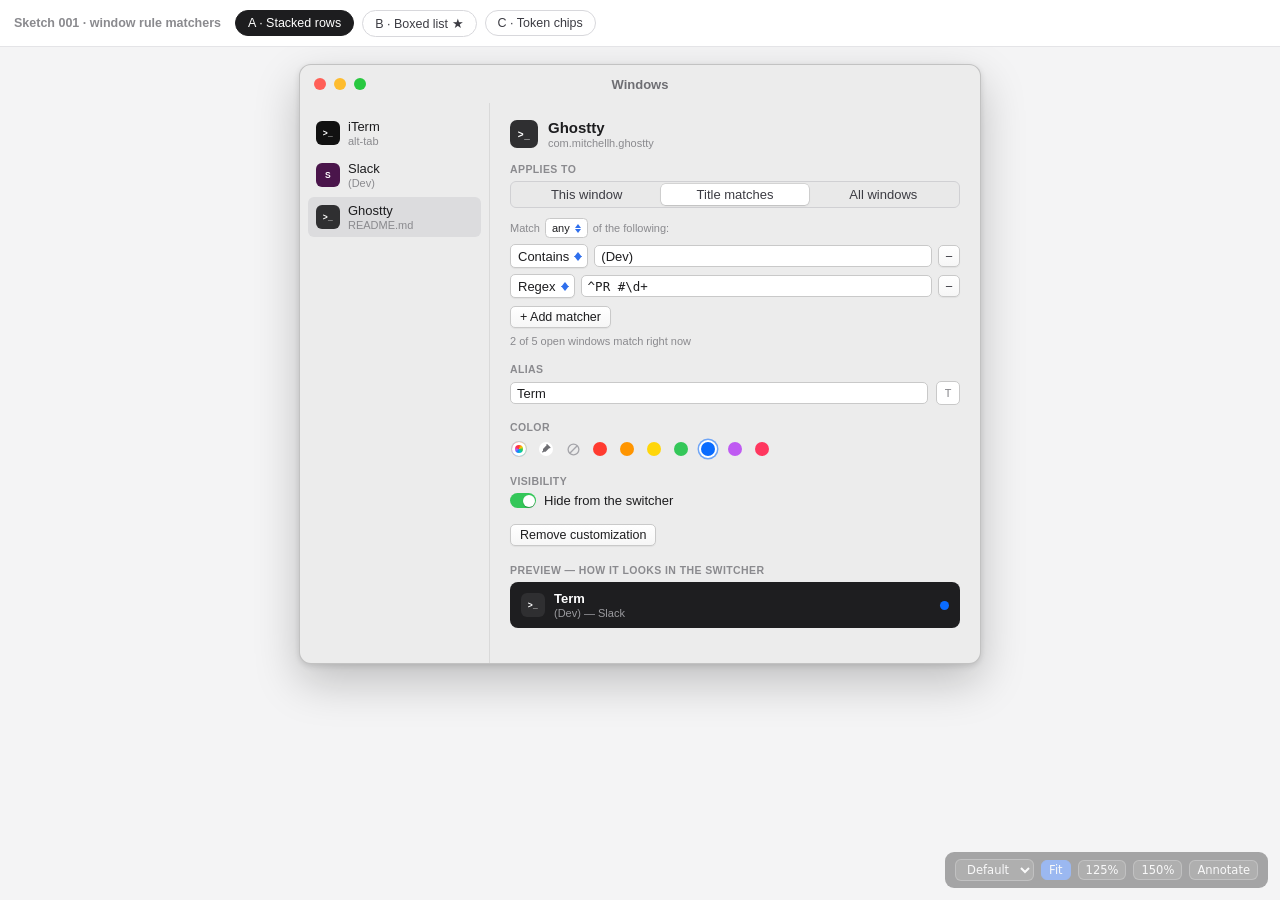
<file: .planning/sketches/001-window-rule-matchers/index.html>
<!doctype html>
<html lang="en">
<head>
<meta charset="utf-8">
<meta name="viewport" content="width=device-width, initial-scale=1">
<title>Sketch 001 — Window rule matchers</title>
<link rel="stylesheet" href="../themes/default.css">
<style>
  body{margin:0;background:#f4f4f5;font-family:var(--font-sans);color:var(--mac-text);-webkit-font-smoothing:antialiased}
  button,input,select{font-family:inherit}

  /* ---- variant nav ---- */
  #variant-nav{position:fixed;top:0;left:0;right:0;height:46px;display:flex;align-items:center;gap:8px;padding:0 14px;background:#fff;border-bottom:1px solid #e4e4e7;z-index:9998;font-size:13px}
  #variant-nav .brand{font-weight:600;color:var(--mac-muted);margin-right:6px;font-size:12.5px}
  .variant-tab{border:1px solid #d8d8dc;background:#fff;border-radius:999px;padding:5px 12px;font-size:12.5px;color:var(--mac-text-2);cursor:pointer;transition:all .15s ease}
  .variant-tab:hover{background:#f4f4f5}
  .variant-tab.active{background:#1d1d1f;border-color:#1d1d1f;color:#fff}

  .stage{padding:64px 20px 56px;display:flex;justify-content:center;transform-origin:top center}
  .variant{display:none}
  .variant.active{display:block}

  /* ---- window ---- */
  .window{width:680px;background:var(--mac-window);border:1px solid rgba(0,0,0,.18);border-radius:12px;box-shadow:var(--sh-window);overflow:hidden;user-select:none}
  .titlebar{height:38px;display:flex;align-items:center;padding:0 14px;position:relative}
  .lights{display:flex;gap:8px}
  .light{width:12px;height:12px;border-radius:50%}
  .light.r{background:#ff5f57}.light.y{background:#febc2e}.light.g{background:#28c840}
  .wtitle{position:absolute;left:0;right:0;text-align:center;font-size:13px;font-weight:600;color:#6e6e73}
  .content{display:flex;min-height:560px}
  .sidebar{width:190px;border-right:1px solid var(--mac-sep);padding:10px 8px;box-sizing:border-box}
  .lrow{display:flex;align-items:center;gap:8px;padding:6px 8px;border-radius:6px;margin-bottom:2px}
  .lrow.sel{background:var(--mac-sel)}
  .licon{width:24px;height:24px;border-radius:6px;background:#2f2f31;color:#fff;display:flex;align-items:center;justify-content:center;font-size:8.5px;font-weight:700;flex:none;letter-spacing:.5px}
  .lname{font-size:13px;color:var(--mac-text)}
  .lsub{font-size:11px;color:var(--mac-muted);margin-top:1px}
  .detail{flex:1;padding:16px 20px 18px;box-sizing:border-box;min-width:0}

  /* ---- form ---- */
  .fhead{display:flex;align-items:center;gap:10px}
  .ficon{width:28px;height:28px;border-radius:7px;font-size:10px}
  .fname{font-size:15px;font-weight:600}
  .fbundle{font-size:11px;color:var(--mac-muted);margin-top:1px}
  .seclabel{font-size:10.5px;font-weight:600;color:var(--mac-muted);letter-spacing:.4px;margin:16px 0 6px}
  .fhead + .seclabel{margin-top:14px}

  .seg{display:flex;background:var(--mac-track);border:1px solid #d0d0d3;border-radius:6px;padding:2px;gap:1px}
  .seg-item{flex:1;text-align:center;font-size:13px;padding:3px 0;border-radius:4.5px;color:var(--mac-text-2);cursor:pointer;transition:background .12s ease}
  .seg-item:hover{background:rgba(255,255,255,.6)}
  .seg-item.sel{background:#fff;box-shadow:0 0 0 .5px rgba(0,0,0,.18),0 1px 2px rgba(0,0,0,.10)}

  .cap{display:flex;align-items:center;gap:5px;font-size:11px;color:var(--mac-muted);margin:10px 0 2px}

  .popup{position:relative;display:inline-flex;align-items:center;gap:5px;background:#fff;border:1px solid var(--mac-border);border-radius:5px;height:22px;padding:0 5px 0 7px;font-size:13px;color:var(--mac-text);cursor:pointer;box-shadow:var(--sh-control);transition:background .12s ease}
  .popup:hover{background:#f6f6f7}
  .popup.open{background:#ececee}
  .mini-popup{height:18px;font-size:11px;padding:0 4px 0 6px;border-radius:4.5px;box-shadow:none}
  .chev{width:8px;height:11px;position:relative;flex:none}
  .chev::before,.chev::after{content:"";position:absolute;left:0;border-left:4px solid transparent;border-right:4px solid transparent}
  .chev::before{top:1px;border-bottom:5px solid var(--mac-accent)}
  .chev::after{bottom:1px;border-top:5px solid var(--mac-accent)}
  .chev.small::before{border-bottom-width:4px;border-left-width:3.5px;border-right-width:3.5px}
  .chev.small::after{border-top-width:4px;border-left-width:3.5px;border-right-width:3.5px}

  .mrow-wrap{margin-top:6px}
  .mrow{display:flex;align-items:center;gap:6px}
  .tfield{flex:1;min-width:0;height:22px;border:1px solid var(--mac-border);border-radius:5px;background:#fff;font-size:13px;padding:0 6px;color:var(--mac-text);box-sizing:border-box}
  .tfield:focus,.chip .cpat:focus{outline:none;border-color:#3b82f6;box-shadow:0 0 0 2.5px rgba(59,130,246,.22)}
  .tfield.mono,.chip .cpat.mono{font-family:var(--font-mono);font-size:12.5px}
  .tfield.invalid{border-color:#e5484d;box-shadow:0 0 0 2.5px rgba(229,72,77,.16)}
  .rowerr{font-size:11px;color:var(--mac-danger);margin:3px 0 0 94px}
  .rowerr[hidden]{display:none}

  .sqbtn{width:22px;height:22px;flex:none;border:1px solid var(--mac-border);background:linear-gradient(#fff,#f6f6f6);border-radius:5px;font-size:13px;line-height:1;color:var(--mac-text-2);cursor:pointer;box-shadow:var(--sh-control);transition:background .12s ease}
  .sqbtn:hover{background:#efeff1}
  .sqbtn:disabled,.btn:disabled{opacity:.45;cursor:default}
  .btn{display:inline-flex;align-items:center;gap:5px;height:22px;padding:0 9px;border:1px solid var(--mac-border);background:linear-gradient(#fff,#f6f6f6);border-radius:5px;font-size:12.5px;color:var(--mac-text);cursor:pointer;box-shadow:var(--sh-control);transition:background .12s ease}
  .btn:hover{background:#efeff1}
  .btn:active,.sqbtn:active{background:#e6e6e8}
  .detail > .add-matcher{margin-top:8px}

  .well{background:#f6f6f7;border:1px solid var(--mac-border-soft);border-radius:8px;padding:8px;margin-top:4px}
  .well .mrow-wrap:first-child{margin-top:0}
  .wellfoot{display:flex;align-items:center;margin-top:8px;padding-top:7px;border-top:1px solid #e3e3e5}

  .count{font-size:11px;color:var(--mac-muted);margin-top:7px}
  .caprow{display:flex;align-items:center;gap:5px;font-size:11px;color:var(--mac-muted);margin:10px 0 2px}
  .caprow .add-matcher{margin-left:auto;width:20px;height:20px;font-size:13px}

  .chipbox{display:flex;flex-wrap:wrap;gap:5px;align-items:center;background:#fff;border:1px solid var(--mac-border);border-radius:6px;padding:4px 6px;min-height:32px;margin-top:4px}
  .chip{display:inline-flex;align-items:center;gap:4px;background:#f1f1f2;border:1px solid #d2d2d4;border-radius:5px;height:21px;padding:0 4px 0 7px;font-size:12px}
  .chip .ckind{color:var(--mac-muted);font-size:10.5px;cursor:pointer;border-radius:3px;padding:0 2px}
  .chip .ckind:hover{color:var(--mac-text);background:#e4e4e6}
  .chip .cpat{border:none;outline:none;background:transparent;font-size:12px;padding:0;min-width:2ch}
  .chip .cpat:focus{box-shadow:none}
  .chip .cpat.invalid{color:var(--mac-danger)}
  .chip .cx{color:#9a9a9e;font-size:9px;cursor:pointer;padding:0 3px}
  .chip .cx:hover{color:var(--mac-text)}
  .chipinput{border:none;outline:none;font-size:12.5px;flex:1;min-width:110px;height:22px;background:transparent}

  .arow{display:flex;align-items:center;gap:8px}
  .letterchip{width:22px;height:22px;border:1px solid var(--mac-border);border-radius:5px;background:#fff;display:flex;align-items:center;justify-content:center;font-family:var(--font-mono);font-size:11px;color:var(--mac-muted);flex:none}
  .dots{display:flex;align-items:center;gap:13px;padding:3px 2px}
  .dot{width:14px;height:14px;border-radius:50%;display:flex;align-items:center;justify-content:center;cursor:pointer;transition:transform .12s ease}
  .dot:hover{transform:scale(1.15)}
  .dot.wheel{background:conic-gradient(#ff3b30,#ffcc00,#34c759,#00c7be,#0a84ff,#bf5af2,#ff2d55,#ff3b30);box-shadow:inset 0 0 0 3px #fff,0 0 0 1px #c9c9c9;box-sizing:border-box}
  .dot.eyedrop{background:#fff}
  .dot.seldot{box-shadow:0 0 0 2px #fff,0 0 0 3.5px rgba(10,108,255,.55)}
  .vis{display:flex;align-items:center;gap:8px;font-size:13px}
  .switch{width:26px;height:15px;border-radius:8px;background:var(--mac-success);position:relative;flex:none}
  .switch .knob{position:absolute;top:1.5px;right:1.5px;width:12px;height:12px;border-radius:50%;background:#fff;box-shadow:0 1px 1px rgba(0,0,0,.25)}
  .remove-rule{margin-top:16px}

  .pvcap{font-size:10.5px;font-weight:600;color:var(--mac-muted);letter-spacing:.4px;margin:18px 0 6px}
  .pvpanel{display:flex;align-items:center;gap:9px;background:#1e1e20;border-radius:8px;padding:9px 11px}
  .pvtext{flex:1;min-width:0}
  .pvname{font-size:13px;font-weight:600;color:#fff}
  .pvsub{font-size:11px;color:#9a9a9e;margin-top:1px;white-space:nowrap;overflow:hidden;text-overflow:ellipsis}
  .pvdot{width:9px;height:9px;border-radius:50%;background:#0a6cff;flex:none}

  .menu{position:absolute;top:100%;left:0;margin-top:3px;background:#fff;border:1px solid rgba(0,0,0,.12);border-radius:6px;box-shadow:0 10px 26px rgba(0,0,0,.22);padding:4px;z-index:70;min-width:118px}
  .mitem{font-size:13px;padding:3px 9px 3px 22px;border-radius:4px;position:relative;cursor:pointer;white-space:nowrap}
  .mitem:hover{background:var(--mac-accent);color:#fff}
  .mitem.sel::before{content:"✓";position:absolute;left:7px}

  body.annotate [data-ann]{outline:1.5px dashed rgba(10,110,255,.8);outline-offset:2px;border-radius:2px}

  #sketch-tools{position:fixed;bottom:12px;right:12px;z-index:9999;font-family:system-ui;font-size:12px;background:rgba(0,0,0,.72);color:#fff;padding:7px 10px;border-radius:9px;display:flex;gap:7px;align-items:center;opacity:.45;transition:opacity .2s}
  #sketch-tools:hover{opacity:1}
  #sketch-tools select,#sketch-tools button{font-size:11.5px;background:rgba(255,255,255,.12);color:#fff;border:1px solid rgba(255,255,255,.25);border-radius:6px;padding:2px 7px;cursor:pointer}
  #sketch-tools button.on{background:var(--mac-accent);border-color:var(--mac-accent)}
</style>
</head>
<body>

<div id="variant-nav">
  <span class="brand">Sketch 001 · window rule matchers</span>
  <button class="variant-tab" data-v="a">A · Stacked rows</button>
  <button class="variant-tab" data-v="b">B · Boxed list ★</button>
  <button class="variant-tab" data-v="c">C · Token chips</button>
</div>

<div class="stage">
  <div class="variant" data-variant="a"></div>
  <div class="variant" data-variant="b"></div>
  <div class="variant" data-variant="c"></div>
</div>

<div id="sketch-tools">
  <select id="theme-switcher" title="Theme">
    <option value="default">Default</option>
  </select>
  <button data-zoom="1" class="on">Fit</button>
  <button data-zoom="1.25">125%</button>
  <button data-zoom="1.5">150%</button>
  <button id="ann-toggle">Annotate</button>
</div>

<script>
const KINDS = ["Contains", "Exact", "Starts with", "Ends with", "Regex"];
const WINDOWS = ["(Dev) — Slack", "PR #42 · fix panel flicker — GitHub", "README.md — alt-tab", "Releases — alt-tab", "Inbox (3) — Mail"];
const SAMPLE = [["Contains", "(Dev)"], ["Regex", "^PR #\\d+"]];
const esc = s => String(s).replace(/&/g, "&amp;").replace(/</g, "&lt;").replace(/"/g, "&quot;");
const CHEV = '<span class="chev"></span>';
const DROPPER = '<svg width="11" height="11" viewBox="0 0 16 16"><path d="M10.8 1.9l3.3 3.3-1.3 1.3-.7-.7-5 5c-.2.2-.5.3-.8.3H4.1L2.6 12.6l-1.2-1.2 1.5-1.5V7.7c0-.3.1-.6.3-.8l5-5-.7-.7 1.3-1.3z" fill="#6e6e73"/></svg>';
const NONEDOT = '<svg width="13" height="13" viewBox="0 0 14 14"><circle cx="7" cy="7" r="5.8" fill="none" stroke="#a5a5aa" stroke-width="1.4"/><line x1="3" y1="11" x2="11" y2="3" stroke="#a5a5aa" stroke-width="1.4"/></svg>';

function rowHTML(kind, val) {
  return '<div class="mrow-wrap"><div class="mrow">' +
    '<div class="popup kind-popup" data-ann><span class="plabel">' + kind + '</span>' + CHEV + '</div>' +
    '<input class="tfield pattern' + (kind === "Regex" ? " mono" : "") + '" value="' + esc(val) + '" placeholder="' + (kind === "Regex" ? "Regular expression" : "Window title") + '" spellcheck="false">' +
    '<button class="sqbtn remove-matcher" title="Remove this matcher">−</button>' +
    '</div><div class="rowerr" hidden></div></div>';
}

function chipHTML(kind, val) {
  const w = Math.max(String(val).length, 3) + 1;
  return '<span class="chip" data-kind="' + kind + '">' +
    '<span class="ckind" title="Change matcher kind">' + kind + '</span>' +
    '<input class="cpat' + (kind === "Regex" ? " mono" : "") + '" style="width:' + w + 'ch" value="' + esc(val) + '" spellcheck="false">' +
    '<span class="cx" title="Remove">✕</span></span>';
}

const rowsHTML = () => SAMPLE.map(p => rowHTML(p[0], p[1])).join("");
const chipsHTML = () => SAMPLE.map(p => chipHTML(p[0], p[1])).join("");
const CAP = '<div class="cap">Match <span class="popup mini-popup mode-popup" data-ann><span class="plabel" data-state="any">any</span><span class="chev small"></span></span> of the following:</div>';

const SIDEBAR =
  '<div class="sidebar">' +
    '<div class="lrow"><div class="licon" style="background:#111">>_</div><div><div class="lname">iTerm</div><div class="lsub">alt-tab</div></div></div>' +
    '<div class="lrow"><div class="licon" style="background:#4a154b">S</div><div><div class="lname">Slack</div><div class="lsub">(Dev)</div></div></div>' +
    '<div class="lrow sel"><div class="licon">>_</div><div><div class="lname">Ghostty</div><div class="lsub">README.md</div></div></div>' +
  '</div>';

const FORM_TOP =
  '<div class="fhead"><div class="licon ficon">>_</div><div><div class="fname">Ghostty</div><div class="fbundle">com.mitchellh.ghostty</div></div></div>' +
  '<div class="seclabel">APPLIES TO</div>' +
  '<div class="seg" data-ann><div class="seg-item">This window</div><div class="seg-item sel">Title matches</div><div class="seg-item">All windows</div></div>';

const FORM_BOTTOM =
  '<div class="seclabel">ALIAS</div>' +
  '<div class="arow"><input class="tfield alias" value="Term" spellcheck="false"><span class="letterchip">T</span></div>' +
  '<div class="seclabel">COLOR</div>' +
  '<div class="dots">' +
    '<span class="dot wheel" title="Pick any color"></span>' +
    '<span class="dot eyedrop" title="Pick a color off the screen">' + DROPPER + '</span>' +
    '<span class="dot" title="No color">' + NONEDOT + '</span>' +
    '<span class="dot" style="background:#ff3b30"></span>' +
    '<span class="dot" style="background:#ff9500"></span>' +
    '<span class="dot" style="background:#ffd60a"></span>' +
    '<span class="dot" style="background:#34c759"></span>' +
    '<span class="dot seldot" style="background:#0a6cff"></span>' +
    '<span class="dot" style="background:#bf5af2"></span>' +
    '<span class="dot" style="background:#ff375f"></span>' +
  '</div>' +
  '<div class="seclabel">VISIBILITY</div>' +
  '<div class="vis"><span class="switch"><span class="knob"></span></span><span>Hide from the switcher</span></div>' +
  '<button class="btn remove-rule">Remove customization</button>' +
  '<div class="pvcap">PREVIEW — HOW IT LOOKS IN THE SWITCHER</div>' +
  '<div class="pvpanel"><div class="licon">>_</div><div class="pvtext"><div class="pvname">Term</div><div class="pvsub">Ghostty</div></div><span class="pvdot"></span></div>';

const MATCHERS = {
  a: CAP +
     '<div class="matchers" data-ann>' + rowsHTML() + '</div>' +
     '<button class="btn add-matcher" data-ann>+ Add matcher</button>' +
     '<div class="count" data-ann></div>',
  b: CAP +
     '<div class="well" data-ann><div class="matchers">' + rowsHTML() + '</div>' +
       '<div class="wellfoot"><button class="btn add-matcher">+ Add matcher</button></div></div>' +
     '<div class="count" data-ann></div>',
  c: '<div class="caprow">Match <span class="popup mini-popup mode-popup" data-ann><span class="plabel" data-state="any">any</span><span class="chev small"></span></span> of the following:' +
       '<button class="sqbtn add-matcher" data-ann title="Add a matcher">+</button></div>' +
     '<div class="chipbox" data-ann>' + chipsHTML() + '<input class="chipinput" placeholder="Add a pattern…" spellcheck="false"></div>' +
     '<div class="rowerr chip-err" hidden></div>' +
     '<div class="count" data-ann></div>'
};

function windowHTML(key) {
  return '<div class="window">' +
    '<div class="titlebar"><span class="lights"><span class="light r"></span><span class="light y"></span><span class="light g"></span></span><span class="wtitle">Windows</span></div>' +
    '<div class="content">' + SIDEBAR + '<div class="detail">' + FORM_TOP + MATCHERS[key] + FORM_BOTTOM + '</div></div>' +
  '</div>';
}

/* ---- popup menus ---- */
let openMenuEl = null;
function closeMenu() {
  if (openMenuEl) { openMenuEl.remove(); openMenuEl = null; }
  document.querySelectorAll(".popup.open").forEach(p => p.classList.remove("open"));
}
function openMenu(anchor, items, selected, cb) {
  closeMenu();
  const m = document.createElement("div");
  m.className = "menu";
  items.forEach(it => {
    const d = document.createElement("div");
    d.className = "mitem" + (it === selected ? " sel" : "");
    d.textContent = it;
    d.addEventListener("mousedown", ev => { ev.preventDefault(); closeMenu(); cb(it); });
    m.appendChild(d);
  });
  anchor.appendChild(m);
  anchor.classList.add("open");
  const win = anchor.closest(".window");
  if (win) {
    const mr = m.getBoundingClientRect(), wr = win.getBoundingClientRect();
    if (mr.right > wr.right - 8) { m.style.left = "auto"; m.style.right = "0"; }
  }
  openMenuEl = m;
}
document.addEventListener("mousedown", e => {
  if (!e.target.closest(".menu") && !e.target.closest(".popup") && !e.target.closest(".ckind")) closeMenu();
});

/* ---- live matching against fake windows ---- */
function pred(kind, p, w) {
  switch (kind) {
    case "Contains": return w.includes(p);
    case "Exact": return w === p;
    case "Starts with": return w.startsWith(p);
    case "Ends with": return w.endsWith(p);
    case "Regex": try { return new RegExp(p).test(w); } catch (_) { return false; }
  }
  return false;
}
function isBadRegex(kind, p) {
  if (kind !== "Regex" || p.trim() === "") return false;
  try { new RegExp(p); return false; } catch (_) { return true; }
}

function refresh(v) {
  const segItems = [...v.querySelectorAll(".seg-item")];
  const segIdx = segItems.findIndex(s => s.classList.contains("sel"));
  const active = segIdx === 1;
  const box = v.querySelector(".matchers") || v.querySelector(".chipbox");
  if (box) {
    box.style.opacity = active ? "" : ".45";
    box.style.pointerEvents = active ? "" : "none";
  }
  v.querySelectorAll(".add-matcher").forEach(b => b.disabled = !active);

  const tests = [];
  v.querySelectorAll(".mrow").forEach(r => {
    const kind = r.querySelector(".kind-popup .plabel").textContent.trim();
    const inp = r.querySelector(".pattern");
    const bad = isBadRegex(kind, inp.value);
    inp.classList.toggle("invalid", bad);
    const errEl = r.closest(".mrow-wrap").querySelector(".rowerr");
    errEl.hidden = !bad;
    if (bad) errEl.textContent = "Invalid regular expression";
    tests.push({ kind, p: inp.value, bad });
  });
  v.querySelectorAll(".chip").forEach(c => {
    const kind = c.dataset.kind;
    const inp = c.querySelector(".cpat");
    const bad = isBadRegex(kind, inp.value);
    inp.classList.toggle("invalid", bad);
    tests.push({ kind, p: inp.value, bad });
  });
  const chipErr = v.querySelector(".chip-err");
  if (chipErr) {
    const anyBad = tests.some(t => t.bad);
    chipErr.hidden = !anyBad;
    chipErr.textContent = "Invalid regular expression";
  }

  const count = v.querySelector(".count");
  if (!active) {
    count.textContent = segIdx === 0 ? "Applies to “README.md — alt-tab”" : "All open windows are affected";
    return;
  }
  const mode = v.querySelector(".mode-popup .plabel").dataset.state;
  const good = tests.filter(t => t.p.trim() !== "" && !t.bad);
  const hits = good.length === 0 ? [] : WINDOWS.filter(w => mode === "any" ? good.some(t => pred(t.kind, t.p, w)) : good.every(t => pred(t.kind, t.p, w)));
  count.textContent = hits.length
    ? hits.length + " of " + WINDOWS.length + " open windows match right now"
    : "No open windows match right now";
  const pv = v.querySelector(".pvsub");
  if (pv) pv.textContent = hits.length ? hits[0] : "no match right now";
}

function autosize(el) {
  if (el.classList.contains("cpat")) el.style.width = (Math.max(el.value.length, 3) + 1) + "ch";
}

function initVariant(v) {
  v.addEventListener("click", e => {
    const kp = e.target.closest(".kind-popup");
    if (kp) {
      const cur = kp.querySelector(".plabel").textContent.trim();
      openMenu(kp, KINDS, cur, k => {
        kp.querySelector(".plabel").textContent = k;
        const inp = kp.closest(".mrow").querySelector(".pattern");
        inp.classList.toggle("mono", k === "Regex");
        inp.placeholder = k === "Regex" ? "Regular expression" : "Window title";
        refresh(v);
      });
      return;
    }
    const ck = e.target.closest(".ckind");
    if (ck) {
      const chip = ck.closest(".chip");
      openMenu(ck, KINDS, chip.dataset.kind, k => {
        chip.dataset.kind = k;
        ck.textContent = k;
        chip.querySelector(".cpat").classList.toggle("mono", k === "Regex");
        refresh(v);
      });
      return;
    }
    const mp = e.target.closest(".mode-popup");
    if (mp) {
      const lbl = mp.querySelector(".plabel");
      openMenu(mp, ["any", "all"], lbl.dataset.state, k => {
        lbl.textContent = k;
        lbl.dataset.state = k;
        refresh(v);
      });
      return;
    }
    const add = e.target.closest(".add-matcher");
    if (add) {
      if (v.dataset.variant === "c") {
        openMenu(add, KINDS, null, k => {
          const input = v.querySelector(".chipinput");
          input.insertAdjacentHTML("beforebegin", chipHTML(k, ""));
          refresh(v);
          v.querySelector(".chipbox .chip:last-of-type .cpat").focus();
        });
      } else {
        const m = v.querySelector(".matchers");
        m.insertAdjacentHTML("beforeend", rowHTML("Contains", ""));
        refresh(v);
        m.lastElementChild.querySelector(".pattern").focus();
      }
      return;
    }
    const rm = e.target.closest(".remove-matcher");
    if (rm) { rm.closest(".mrow-wrap").remove(); refresh(v); return; }
    const cx = e.target.closest(".cx");
    if (cx) { cx.closest(".chip").remove(); refresh(v); return; }
    const seg = e.target.closest(".seg-item");
    if (seg) {
      v.querySelectorAll(".seg-item").forEach(s => s.classList.remove("sel"));
      seg.classList.add("sel");
      refresh(v);
    }
  });
  v.addEventListener("input", e => {
    if (e.target.classList.contains("pattern") || e.target.classList.contains("cpat")) {
      autosize(e.target);
      refresh(v);
    }
  });
  v.addEventListener("keydown", e => {
    if (e.target.classList.contains("chipinput") && e.key === "Enter" && e.target.value.trim() !== "") {
      e.target.insertAdjacentHTML("beforebegin", chipHTML("Contains", e.target.value));
      e.target.value = "";
      refresh(v);
    }
  });
  refresh(v);
}

/* ---- assemble + wire ---- */
document.querySelectorAll(".variant").forEach(v => { v.innerHTML = windowHTML(v.dataset.variant); });
document.querySelectorAll(".variant").forEach(v => initVariant(v));

function showVariant(id) {
  document.querySelectorAll(".variant").forEach(x => x.classList.toggle("active", x.dataset.variant === id));
  document.querySelectorAll(".variant-tab").forEach(t => t.classList.toggle("active", t.dataset.v === id));
  try { history.replaceState(null, "", "#" + id); } catch (_) { location.hash = id; }
}
document.querySelectorAll(".variant-tab").forEach(t => t.addEventListener("click", () => showVariant(t.dataset.v)));
window.addEventListener("hashchange", () => {
  const id = location.hash.slice(1);
  if (["a", "b", "c"].includes(id)) showVariant(id);
});
showVariant(["a", "b", "c"].includes(location.hash.slice(1)) ? location.hash.slice(1) : "a");

/* ---- sketch toolbar ---- */
document.querySelectorAll("#sketch-tools [data-zoom]").forEach(b => b.addEventListener("click", () => {
  document.querySelector(".stage").style.transform = "scale(" + b.dataset.zoom + ")";
  document.querySelectorAll("#sketch-tools [data-zoom]").forEach(x => x.classList.toggle("on", x === b));
}));
document.getElementById("ann-toggle").addEventListener("click", e => {
  document.body.classList.toggle("annotate");
  e.target.classList.toggle("on");
});
</script>
</body>
</html>
</file>
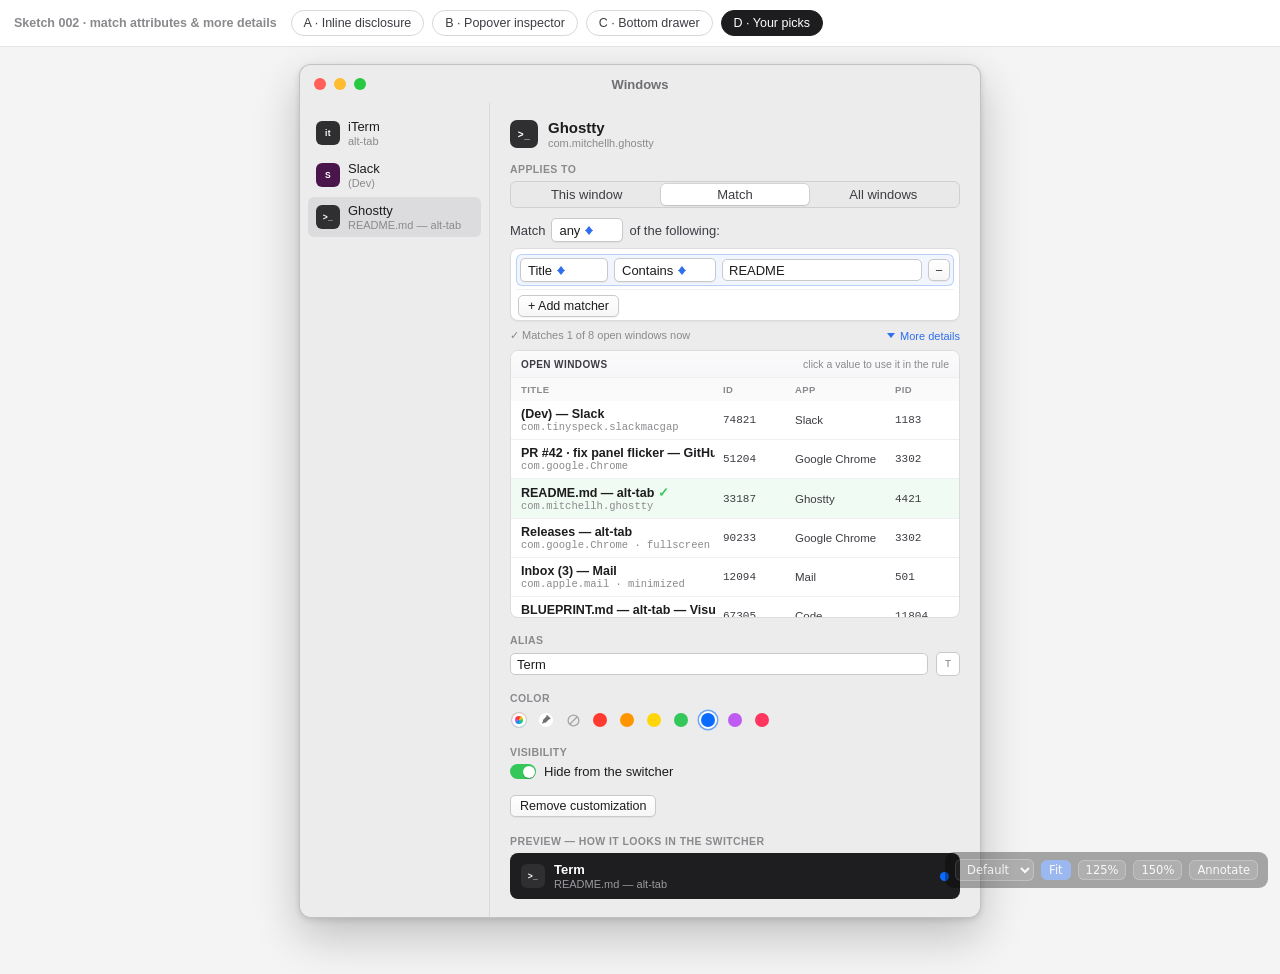
<file: .planning/sketches/002-match-attributes-debug/index.html>
<!doctype html>
<html lang="en">
<head>
<meta charset="utf-8">
<meta name="viewport" content="width=device-width, initial-scale=1">
<title>Sketch 002 — Match attributes &amp; more details</title>
<link rel="stylesheet" href="../themes/default.css">
<style>
  body{margin:0;background:#f4f4f5;font-family:var(--font-sans);color:var(--mac-text);-webkit-font-smoothing:antialiased}
  button,input,select{font-family:inherit}

  /* ---- variant nav ---- */
  #variant-nav{position:fixed;top:0;left:0;right:0;height:46px;display:flex;align-items:center;gap:8px;padding:0 14px;background:#fff;border-bottom:1px solid #e4e4e7;z-index:9998;font-size:13px}
  #variant-nav .brand{font-weight:600;color:var(--mac-muted);margin-right:6px;font-size:12.5px}
  .variant-tab{border:1px solid #d8d8dc;background:#fff;border-radius:999px;padding:5px 12px;font-size:12.5px;color:var(--mac-text-2);cursor:pointer;transition:all .15s ease}
  .variant-tab:hover{background:#f4f4f5}
  .variant-tab.active{background:#1d1d1f;border-color:#1d1d1f;color:#fff}

  .stage{padding:64px 20px 56px;display:flex;justify-content:center;transform-origin:top center}
  .variant{display:none}
  .variant.active{display:block}

  /* ---- window ---- */
  .window{width:680px;background:var(--mac-window);border:1px solid rgba(0,0,0,.18);border-radius:12px;box-shadow:var(--sh-window);overflow:hidden;user-select:none}
  .titlebar{height:38px;display:flex;align-items:center;padding:0 14px;position:relative}
  .lights{display:flex;gap:8px}
  .light{width:12px;height:12px;border-radius:50%}
  .light.r{background:#ff5f57}.light.y{background:#febc2e}.light.g{background:#28c840}
  .wtitle{position:absolute;left:0;right:0;text-align:center;font-size:13px;font-weight:600;color:#6e6e73}
  .content{display:flex;min-height:600px}
  .sidebar{width:190px;border-right:1px solid var(--mac-sep);padding:10px 8px;box-sizing:border-box}
  .lrow{display:flex;align-items:center;gap:8px;padding:6px 8px;border-radius:6px;margin-bottom:2px}
  .lrow.sel{background:var(--mac-sel)}
  .licon{width:24px;height:24px;border-radius:6px;background:#2f2f31;color:#fff;display:flex;align-items:center;justify-content:center;font-size:8.5px;font-weight:700;flex:none;letter-spacing:.5px}
  .ltext{min-width:0}
  .lname{font-size:13px;color:var(--mac-text)}
  .lsub{font-size:11px;color:var(--mac-muted);margin-top:1px;white-space:nowrap;overflow:hidden;text-overflow:ellipsis}
  .detail{flex:1;padding:16px 20px 18px;box-sizing:border-box;min-width:0}

  /* ---- form ---- */
  .fhead{display:flex;align-items:center;gap:10px}
  .ficon{width:28px;height:28px;border-radius:7px;font-size:10px}
  .fname{font-size:15px;font-weight:600}
  .fbundle{font-size:11px;color:var(--mac-muted);margin-top:1px}
  .seclabel{font-size:10.5px;font-weight:600;color:var(--mac-muted);letter-spacing:.4px;margin:16px 0 6px}
  .fhead + .seclabel{margin-top:14px}

  .seg{display:flex;background:var(--mac-track);border:1px solid #d0d0d3;border-radius:6px;padding:2px;gap:1px}
  .seg-item{flex:1;text-align:center;font-size:13px;padding:3px 0;border-radius:4.5px;color:var(--mac-text-2);cursor:pointer;transition:background .12s ease}
  .seg-item:hover{background:rgba(255,255,255,.6)}
  .seg-item.sel{background:#fff;box-shadow:0 0 0 .5px rgba(0,0,0,.18),0 1px 2px rgba(0,0,0,.10)}

  .popup{position:relative;display:inline-flex;align-items:center;gap:5px;background:#fff;border:1px solid var(--mac-border);border-radius:5px;height:22px;padding:0 5px 0 7px;font-size:13px;color:var(--mac-text);cursor:pointer;box-shadow:var(--sh-control);transition:background .12s ease;flex:none}
  .popup:hover{background:#f6f6f7}
  .popup.open{background:#ececee}
  .chev{width:8px;height:11px;position:relative;flex:none}
  .chev::before,.chev::after{content:"";position:absolute;left:0;border-left:4px solid transparent;border-right:4px solid transparent}
  .chev::before{top:1px;border-bottom:5px solid var(--mac-accent)}
  .chev::after{bottom:1px;border-top:5px solid var(--mac-accent)}

  .rowwrap{position:relative}
  .mled{margin-top:10px}
  .mlhead{display:flex;align-items:center;gap:6px;font-size:13px;color:var(--mac-text-2)}
  .mlhead .btn{margin-left:auto}
  .any-popup{min-width:58px}
  .mlbox{margin-top:6px;background:#fff;border:1px solid var(--mac-border-soft);border-radius:8px;padding:5px 5px 0;box-shadow:var(--sh-control)}
  .mlrows:empty::before{content:"No matchers yet — add one or click a value below";display:block;font-size:11.5px;color:var(--mac-muted);padding:6px 6px 2px}
  .mrowwrap{display:flex;flex-direction:column}
  .mrow{display:flex;align-items:center;gap:6px;padding:4px;border-radius:6px;transition:background .12s ease}
  .mrow.focus{background:rgba(47,111,237,.07);box-shadow:inset 0 0 0 1px rgba(47,111,237,.28)}
  .mrow.flash .pattern{border-color:var(--mac-accent);box-shadow:0 0 0 3px rgba(47,111,237,.22)}
  .attr-popup{min-width:74px}
  .kind-popup{min-width:88px}
  .mlfoot{display:flex;border-top:1px solid #f0f0f2;margin-top:3px;padding:5px 2px 3px}
  .add-matcher{font-size:11.5px;height:20px}
  .tfield{flex:1;min-width:0;height:22px;border:1px solid var(--mac-border);border-radius:5px;background:#fff;font-size:13px;padding:0 6px;color:var(--mac-text);box-sizing:border-box}
  .tfield:focus{outline:none;border-color:#3b82f6;box-shadow:0 0 0 2.5px rgba(59,130,246,.22)}
  .tfield.mono{font-family:var(--font-mono);font-size:12.5px}
  .tfield.invalid{border-color:#e5484d;box-shadow:0 0 0 2.5px rgba(229,72,77,.16)}
  .rowerr{font-size:11px;color:var(--mac-danger);margin:0 4px 3px 6px}
  .rowerr[hidden]{display:none}

  .sqbtn{width:22px;height:22px;flex:none;border:1px solid var(--mac-border);background:linear-gradient(#fff,#f6f6f6);border-radius:5px;font-size:13px;line-height:1;color:var(--mac-text-2);cursor:pointer;box-shadow:var(--sh-control)}
  .sqbtn:hover{background:#efeff1}
  .btn{display:inline-flex;align-items:center;gap:5px;height:22px;padding:0 9px;border:1px solid var(--mac-border);background:linear-gradient(#fff,#f6f6f6);border-radius:5px;font-size:12.5px;color:var(--mac-text);cursor:pointer;box-shadow:var(--sh-control);flex:none}
  .btn:hover{background:#efeff1}

  .hintline{display:flex;align-items:center;gap:10px;font-size:11px;color:var(--mac-muted);margin-top:8px}
  .discl{display:inline-flex;align-items:center;gap:5px;margin-left:auto;background:none;border:none;padding:0;font-size:11px;font-weight:500;color:var(--mac-accent);cursor:pointer}
  .discl:hover{text-decoration:underline}
  .tri{width:0;height:0;flex:none;border-left:4.5px solid transparent;border-right:4.5px solid transparent;border-top:5.5px solid var(--mac-muted);transform:rotate(-90deg);transition:transform .15s ease}
  .discl .tri{border-top-color:var(--mac-accent)}
  .discl.open .tri,.debugbtn.on .tri,.drawer.open .tri{transform:rotate(0)}
  .debugbtn.on{background:#e7efff;border-color:var(--mac-accent);color:var(--mac-accent)}

  /* ---- A: inline debug list ---- */
  .debugbox{margin-top:9px;background:#fff;border:1px solid var(--mac-border-soft);border-radius:8px;overflow:hidden}
  .dbhead{padding:7px 10px 4px;font-size:10px;font-weight:600;letter-spacing:.4px;color:var(--mac-muted)}
  .wrow{display:flex;gap:8px;align-items:flex-start;padding:7px 10px;border-top:1px solid #f0f0f2}
  .wrow.hit{background:rgba(52,199,89,.07)}
  .wcol{flex:1;min-width:0}
  .wicon{width:18px;height:18px;border-radius:5px;color:#fff;display:flex;align-items:center;justify-content:center;font-size:7px;font-weight:700;flex:none;letter-spacing:.4px;margin-top:1px}
  .wchips{display:flex;flex-wrap:wrap;gap:5px}
  .wattr{display:inline-flex;align-items:center;font-size:11px;color:var(--mac-text-2);background:#f4f4f5;border:1px solid #e3e3e5;border-radius:5px;padding:1px 6px;cursor:pointer;transition:all .12s ease}
  .wattr:hover{border-color:var(--mac-accent);color:var(--mac-accent)}
  .wattr.primary{font-weight:600;color:var(--mac-text)}
  .wattr.mono{font-family:var(--font-mono);font-size:10.5px}
  .wattr.dim{color:#b3b3b8;background:#fafafa;border-style:dashed;cursor:default}
  .wattr.dim:hover{border-color:#e3e3e5;color:#b3b3b8}
  .wattr.used,.wlink.used,.dcell.used{border-color:var(--mac-accent);background:rgba(47,111,237,.12);color:var(--mac-accent)}
  .whit{margin-left:auto;align-self:center;color:var(--mac-success);font-size:12px;visibility:hidden;flex:none}
  .wrow.hit .whit{visibility:visible}

  /* ---- B: popover inspector ---- */
  .popcard{position:absolute;top:30px;right:0;width:352px;background:#fff;border:1px solid rgba(0,0,0,.14);border-radius:10px;box-shadow:0 14px 34px rgba(0,0,0,.20);z-index:60;overflow:hidden}
  .pcbar{display:flex;align-items:center;gap:8px;padding:8px 10px;background:linear-gradient(#fbfbfc,#f4f4f6);border-bottom:1px solid #ededef}
  .pcname{font-size:10px;font-weight:600;letter-spacing:.4px;color:var(--mac-text-2)}
  .pchint{font-size:10.5px;color:var(--mac-muted);margin-left:auto}
  .pcclose{font-size:9px;color:#9a9a9e;cursor:pointer;padding:1px 4px;border-radius:4px}
  .pcclose:hover{color:var(--mac-text);background:#e9e9eb}
  .pcbody{max-height:340px;overflow-y:auto}
  .wtitle2{font-size:12.5px;font-weight:600;color:var(--mac-text);margin-bottom:2px;white-space:nowrap;overflow:hidden;text-overflow:ellipsis}
  .wmeta{font-size:11px;color:var(--mac-muted);white-space:nowrap;overflow:hidden;text-overflow:ellipsis}
  .wlink{cursor:pointer;border-bottom:1px dotted #c3c3c8}
  .wlink:hover{color:var(--mac-accent);border-color:var(--mac-accent)}
  .mono{font-family:var(--font-mono)}

  /* ---- C: bottom drawer ---- */
  .drawer{margin-top:16px;background:#fff;border:1px solid var(--mac-border-soft);border-radius:8px;overflow:hidden}
  .drawer:not(.open) .dtable{display:none}
  .drawerbar{display:flex;align-items:center;gap:8px;padding:8px 10px;cursor:pointer;background:linear-gradient(#fbfbfc,#f4f4f6)}
  .drawer:not(.open) .drawerbar{border-radius:7px}
  .dbname{font-size:10px;font-weight:600;letter-spacing:.4px;color:var(--mac-text-2)}
  .dbhint{font-size:10.5px;color:var(--mac-muted);margin-left:auto}
  .dthead,.dtrow{display:grid;grid-template-columns:minmax(0,1.6fr) 64px 92px 54px;gap:8px;align-items:center;padding:6px 10px}
  .dthead{font-size:9.5px;font-weight:600;letter-spacing:.4px;color:var(--mac-muted);background:#fafafb;border-top:1px solid #f0f0f2}
  .dtrow{border-top:1px solid #f0f0f2}
  .dtrow:hover{background:#f7f7f9}
  .dtrow.hit{background:rgba(52,199,89,.07)}
  .dtrow.hit .dtitle::after{content:"  ✓";color:var(--mac-success)}
  .dcell{min-width:0;font-size:11.5px;color:var(--mac-text-2);border-radius:4px}
  .dcell.click{cursor:pointer}
  .dcell.click:hover{color:var(--mac-accent);background:rgba(47,111,237,.08)}
  .dcell.num{font-family:var(--font-mono);font-size:11px}
  .dtitle{font-size:12.5px;font-weight:600;color:var(--mac-text);white-space:nowrap;overflow:hidden;text-overflow:ellipsis}
  .dsub{font-size:10.5px;color:var(--mac-muted);font-family:var(--font-mono);white-space:nowrap;overflow:hidden;text-overflow:ellipsis}
  .dlink{cursor:pointer;border-bottom:1px dotted #c3c3c8}
  .dlink:hover{color:var(--mac-accent)}

  /* ---- D: table under the selector row ---- */
  .dgrid{height:266px;padding:0;display:flex;flex-direction:column;overflow:hidden;margin-top:8px}
  .dgrid[hidden]{display:none}
  .dcap{display:flex;align-items:center;gap:8px;padding:7px 10px;border-bottom:1px solid #f0f0f2;background:linear-gradient(#fbfbfc,#f6f6f8)}
  .dcap .cd{font-size:10px;font-weight:600;letter-spacing:.4px;color:var(--mac-text-2)}
  .dcap .cn{font-size:10.5px;color:var(--mac-muted);margin-left:auto}
  .dgrid .dthead{border-top:none}
  .dbody{flex:1;overflow-y:auto;overscroll-behavior:contain}
  .dbody .dtrow:first-child{border-top:none}
  .dbody::-webkit-scrollbar{width:9px}
  .dbody::-webkit-scrollbar-thumb{background:rgba(0,0,0,.2);border:2px solid transparent;background-clip:content-box;border-radius:5px}
  .mq{display:inline-block;white-space:nowrap;will-change:transform}
  .mq.on{animation:mqslide var(--mq-dur,6s) ease-in-out infinite alternate}
  @keyframes mqslide{from{transform:translateX(0)}to{transform:translateX(var(--mq-dist,0px))}}
  .dcell[data-attr="title"]:hover .mq.on{animation-play-state:paused}
  .dtitle.mqclip{text-overflow:clip}
  .tip{position:fixed;z-index:99999;left:0;top:0;background:rgba(28,28,30,.95);color:#fff;font-size:11.5px;line-height:1.35;padding:4px 8px;border-radius:6px;max-width:440px;pointer-events:none;opacity:0;transition:opacity .12s}
  .tip.on{opacity:1}

  /* ---- rest of the form ---- */
  .arow{display:flex;align-items:center;gap:8px}
  .letterchip{width:22px;height:22px;border:1px solid var(--mac-border);border-radius:5px;background:#fff;display:flex;align-items:center;justify-content:center;font-family:var(--font-mono);font-size:11px;color:var(--mac-muted);flex:none}
  .dots{display:flex;align-items:center;gap:13px;padding:3px 2px}
  .dot{width:14px;height:14px;border-radius:50%;display:flex;align-items:center;justify-content:center;cursor:pointer}
  .dot.wheel{background:conic-gradient(#ff3b30,#ffcc00,#34c759,#00c7be,#0a84ff,#bf5af2,#ff2d55,#ff3b30);box-shadow:inset 0 0 0 3px #fff,0 0 0 1px #c9c9c9;box-sizing:border-box}
  .dot.eyedrop{background:#fff}
  .dot.seldot{box-shadow:0 0 0 2px #fff,0 0 0 3.5px rgba(10,108,255,.55)}
  .vis{display:flex;align-items:center;gap:8px;font-size:13px}
  .switch{width:26px;height:15px;border-radius:8px;background:var(--mac-success);position:relative;flex:none}
  .switch .knob{position:absolute;top:1.5px;right:1.5px;width:12px;height:12px;border-radius:50%;background:#fff;box-shadow:0 1px 1px rgba(0,0,0,.25)}
  .remove-rule{margin-top:16px}

  .pvcap{font-size:10.5px;font-weight:600;color:var(--mac-muted);letter-spacing:.4px;margin:18px 0 6px}
  .pvpanel{display:flex;align-items:center;gap:9px;background:#1e1e20;border-radius:8px;padding:9px 11px}
  .pvtext{flex:1;min-width:0}
  .pvname{font-size:13px;font-weight:600;color:#fff}
  .pvsub{font-size:11px;color:#9a9a9e;margin-top:1px;white-space:nowrap;overflow:hidden;text-overflow:ellipsis}
  .pvdot{width:9px;height:9px;border-radius:50%;background:#0a6cff;flex:none}

  /* ---- menus ---- */
  .menu{position:absolute;top:100%;left:0;margin-top:3px;background:#fff;border:1px solid rgba(0,0,0,.12);border-radius:6px;box-shadow:0 10px 26px rgba(0,0,0,.22);padding:4px;z-index:70;min-width:118px}
  .mitem{font-size:13px;padding:3px 9px 3px 22px;border-radius:4px;position:relative;cursor:pointer;white-space:nowrap}
  .mitem:hover{background:var(--mac-accent);color:#fff}
  .mitem.sel::before{content:"✓";position:absolute;left:7px}

  body.annotate [data-ann]{outline:1.5px dashed rgba(10,110,255,.8);outline-offset:2px;border-radius:2px}

  #sketch-tools{position:fixed;bottom:12px;right:12px;z-index:9999;font-family:system-ui;font-size:12px;background:rgba(0,0,0,.72);color:#fff;padding:7px 10px;border-radius:9px;display:flex;gap:7px;align-items:center;opacity:.45;transition:opacity .2s}
  #sketch-tools:hover{opacity:1}
  #sketch-tools select,#sketch-tools button{font-size:11.5px;background:rgba(255,255,255,.12);color:#fff;border:1px solid rgba(255,255,255,.25);border-radius:6px;padding:2px 7px;cursor:pointer}
  #sketch-tools button.on{background:var(--mac-accent);border-color:var(--mac-accent)}
</style>
</head>
<body>

<div id="variant-nav">
  <span class="brand">Sketch 002 · match attributes &amp; more details</span>
  <button class="variant-tab" data-v="a">A · Inline disclosure</button>
  <button class="variant-tab" data-v="b">B · Popover inspector</button>
  <button class="variant-tab" data-v="c">C · Bottom drawer</button>
  <button class="variant-tab" data-v="d">D · Your picks</button>
</div>

<div class="stage">
  <div class="variant" data-variant="a"></div>
  <div class="variant" data-variant="b"></div>
  <div class="variant" data-variant="c"></div>
  <div class="variant" data-variant="d"></div>
</div>

<div id="sketch-tools">
  <select id="theme-switcher" title="Theme">
    <option value="default">Default</option>
  </select>
  <button data-zoom="1" class="on">Fit</button>
  <button data-zoom="1.25">125%</button>
  <button data-zoom="1.5">150%</button>
  <button id="ann-toggle">Annotate</button>
</div>

<script>
/* ================= data ================= */
const KINDS_TEXT = ["Contains", "Exact", "Starts with", "Ends with", "Regex"];
const KINDS_NUM = ["Is", "Is not"];

const WINDOWS = [
  {icon:"S",  bg:"#4a154b", title:"(Dev) — Slack",                     app:"Slack",         bundle:"com.tinyspeck.slackmacgap", id:74821, pid:1183, flags:[]},
  {icon:"G",  bg:"#24292f", title:"PR #42 · fix panel flicker — GitHub", app:"Google Chrome", bundle:"com.google.Chrome",         id:51204, pid:3302, flags:[]},
  {icon:">_", bg:"#2f2f31", title:"README.md — alt-tab",                app:"Ghostty",       bundle:"com.mitchellh.ghostty",     id:33187, pid:4421, flags:[]},
  {icon:"G",  bg:"#24292f", title:"Releases — alt-tab",                 app:"Google Chrome", bundle:"com.google.Chrome",         id:90233, pid:3302, flags:["fullscreen"]},
  {icon:"M",  bg:"#1d6ff2", title:"Inbox (3) — Mail",                   app:"Mail",          bundle:"com.apple.mail",            id:12094, pid:501,  flags:["minimized"]},
  {icon:"VS", bg:"#007acc", title:"BLUEPRINT.md — alt-tab — Visual Studio Code", app:"Code", bundle:"com.microsoft.VSCode",    id:67305, pid:11804, flags:[]},
  {icon:"⚙",  bg:"#8e8e93", title:"Settings — Displays",                app:"System Settings", bundle:"com.apple.systempreferences", id:22118, pid:2884, flags:[]},
  {icon:"P",  bg:"#2f6fed", title:"variant-a.png — Preview",            app:"Preview",       bundle:"com.apple.Preview",         id:90561, pid:12267, flags:["minimized"]},
];

const ATTRS = [
  {key:"title",  label:"Title",     placeholder:"Window title",               numeric:false},
  {key:"id",     label:"Window ID", placeholder:"e.g. 74821",                 numeric:true},
  {key:"app",    label:"App name",  placeholder:"e.g. Slack",                 numeric:false},
  {key:"bundle", label:"Bundle ID", placeholder:"e.g. com.mitchellh.ghostty", numeric:false},
  {key:"pid",    label:"PID",       placeholder:"e.g. 4421",                  numeric:true},
];
const attrDef = k => ATTRS.find(a => a.key === k);

/* ================= matching ================= */
const kindList = a => a.numeric ? KINDS_NUM : KINDS_TEXT;

function rowMatches(r, w){
  const a = attrDef(r.attr);
  const v = w[r.attr];
  if (r.pattern.trim() === "") return false;
  if (a.numeric){
    const n = Number(r.pattern);
    if (Number.isNaN(n)) return false;
    return r.kind === "Is" ? v === n : v !== n;
  }
  const t = String(v);
  switch (r.kind){
    case "Contains": return t.toLowerCase().includes(r.pattern.toLowerCase());
    case "Exact": return t === r.pattern;
    case "Starts with": return t.startsWith(r.pattern);
    case "Ends with": return t.endsWith(r.pattern);
    case "Regex": try { return new RegExp(r.pattern).test(t); } catch (_) { return false; }
  }
  return false;
}
function rowError(r){
  if (r.pattern.trim() === "") return null;
  const a = attrDef(r.attr);
  if (a.numeric && Number.isNaN(Number(r.pattern))) return "Enter a number, e.g. " + (r.attr === "id" ? "74821" : "4421");
  if (!a.numeric && r.kind === "Regex"){ try { new RegExp(r.pattern); } catch (_) { return "Invalid regular expression"; } }
  return null;
}

/* ================= markup helpers ================= */
const esc = s => String(s).replace(/&/g, "&amp;").replace(/</g, "&lt;").replace(/"/g, "&quot;");
const CHEV = '<span class="chev"></span>';
const DROPPER = '<svg width="11" height="11" viewBox="0 0 16 16"><path d="M10.8 1.9l3.3 3.3-1.3 1.3-.7-.7-5 5c-.2.2-.5.3-.8.3H4.1L2.6 12.6l-1.2-1.2 1.5-1.5V7.7c0-.3.1-.6.3-.8l5-5-.7-.7 1.3-1.3z" fill="#6e6e73"/></svg>';
const NONEDOT = '<svg width="13" height="13" viewBox="0 0 14 14"><circle cx="7" cy="7" r="5.8" fill="none" stroke="#a5a5aa" stroke-width="1.4"/><line x1="3" y1="11" x2="11" y2="3" stroke="#a5a5aa" stroke-width="1.4"/></svg>';

const mrowHTML = (r, i) =>
  '<div class="mrowwrap">' +
    '<div class="mrow" data-i="' + i + '">' +
      '<div class="popup attr-popup"><span class="plabel">' + attrDef(r.attr).label + '</span>' + CHEV + '</div>' +
      '<div class="popup kind-popup"><span class="plabel">' + r.kind + '</span>' + CHEV + '</div>' +
      '<input class="tfield pattern" value="' + esc(r.pattern) + '" spellcheck="false">' +
      '<button class="sqbtn minus" title="Remove matcher">−</button>' +
    '</div>' +
    '<div class="rowerr" hidden></div>' +
  '</div>';

const matchersEditorHTML = extra =>
  '<div class="mled" data-ann>' +
    '<div class="mlhead"><span>Match</span>' +
      '<div class="popup any-popup"><span class="plabel">any</span>' + CHEV + '</div>' +
      '<span>of the following:</span>' + (extra || "") + '</div>' +
    '<div class="mlbox">' +
      '<div class="mlrows"></div>' +
      '<div class="mlfoot"><button class="btn add-matcher">+ Add matcher</button></div>' +
    '</div>' +
  '</div>';

const hintLineHTML = withDiscl =>
  '<div class="hintline"><span class="count-line"></span>' +
  (withDiscl ? '<button class="discl open" data-ann><span class="tri"></span>More details</button>' : "") +
  '</div>';

/* A — value chips */
function chipsRowHTML(w){
  const flags = (w.flags || []).map(f => '<span class="wattr dim" title="Shown for context — not matchable yet">' + f + '</span>').join("");
  return '<div class="wrow" data-wid="' + w.id + '">' +
    '<span class="wicon" style="background:' + w.bg + '">' + esc(w.icon) + '</span>' +
    '<div class="wcol"><div class="wchips">' +
      '<span class="wattr primary" data-attr="title" data-val="' + esc(w.title) + '">' + esc(w.title) + '</span>' +
      '<span class="wattr" data-attr="id" data-val="' + w.id + '">id ' + w.id + '</span>' +
      '<span class="wattr" data-attr="app" data-val="' + esc(w.app) + '">' + esc(w.app) + '</span>' +
      '<span class="wattr mono" data-attr="bundle" data-val="' + esc(w.bundle) + '">' + esc(w.bundle) + '</span>' +
      '<span class="wattr" data-attr="pid" data-val="' + w.pid + '">pid ' + w.pid + '</span>' +
      flags +
    '</div></div>' +
    '<span class="whit" title="Matches the current rule">✓</span>' +
  '</div>';
}

/* B — linked values */
function linkRowHTML(w){
  const flags = (w.flags || []).map(f => " · " + f).join("");
  return '<div class="wrow" data-wid="' + w.id + '">' +
    '<span class="wicon" style="background:' + w.bg + '">' + esc(w.icon) + '</span>' +
    '<div class="wcol">' +
      '<div class="wtitle2 wlink" data-attr="title" data-val="' + esc(w.title) + '">' + esc(w.title) + '</div>' +
      '<div class="wmeta"><span class="wlink" data-attr="app" data-val="' + esc(w.app) + '">' + esc(w.app) + '</span> · ' +
        '<span class="wlink mono" data-attr="bundle" data-val="' + esc(w.bundle) + '">' + esc(w.bundle) + '</span></div>' +
      '<div class="wmeta"><span class="wlink" data-attr="id" data-val="' + w.id + '">id ' + w.id + '</span> · ' +
        '<span class="wlink" data-attr="pid" data-val="' + w.pid + '">pid ' + w.pid + '</span>' + flags + '</div>' +
    '</div>' +
    '<span class="whit" title="Matches the current rule">✓</span>' +
  '</div>';
}

/* C — table row */
function tableRowHTML(w, marquee){
  const flags = (w.flags || []).length ? " · " + w.flags.join(", ") : "";
  const title = marquee ? '<span class="mq">' + esc(w.title) + '</span>' : esc(w.title);
  return '<div class="dtrow" data-wid="' + w.id + '">' +
    '<div class="dcell click" data-attr="title" data-val="' + esc(w.title) + '">' +
      '<div class="dtitle">' + title + '</div>' +
      '<div class="dsub"><span class="dlink" data-attr="bundle" data-val="' + esc(w.bundle) + '">' + esc(w.bundle) + '</span>' + flags + '</div>' +
    '</div>' +
    '<div class="dcell num click" data-attr="id" data-val="' + w.id + '">' + w.id + '</div>' +
    '<div class="dcell click" data-attr="app" data-val="' + esc(w.app) + '">' + esc(w.app) + '</div>' +
    '<div class="dcell num click" data-attr="pid" data-val="' + w.pid + '">' + w.pid + '</div>' +
  '</div>';
}

const debugBoxHTML = () =>
  '<div class="debugbox" data-ann>' +
    '<div class="dbhead">OPEN WINDOWS — click a value to use it in the rule</div>' +
    WINDOWS.map(chipsRowHTML).join("") +
  '</div>';

const dGridHTML = () =>
  '<div class="debugbox dgrid" data-ann>' +
    '<div class="dcap"><span class="cd">OPEN WINDOWS</span><span class="cn">click a value to use it in the rule</span></div>' +
    '<div class="dthead"><div>TITLE</div><div>ID</div><div>APP</div><div>PID</div></div>' +
    '<div class="dbody">' + WINDOWS.map(w => tableRowHTML(w, true)).join("") + '</div>' +
  '</div>';

const popCardHTML = () =>
  '<div class="popcard" data-ann>' +
    '<div class="pcbar"><span class="pcname">OPEN WINDOWS</span><span class="pchint">click a value to match it</span><span class="pcclose" title="Close">✕</span></div>' +
    '<div class="pcbody">' + WINDOWS.map(linkRowHTML).join("") + '</div>' +
  '</div>';

const drawerHTML = () =>
  '<div class="drawer open" data-ann>' +
    '<div class="drawerbar">' +
      '<span class="tri"></span><span class="dbname">MORE DETAILS</span>' +
      '<span class="dbhint">' + WINDOWS.length + ' open windows — click any value to use it in the rule</span>' +
    '</div>' +
    '<div class="dtable">' +
      '<div class="dthead"><div>TITLE</div><div>ID</div><div>APP</div><div>PID</div></div>' +
      WINDOWS.map(w => tableRowHTML(w)).join("") +
    '</div>' +
  '</div>';

/* ================= form assembly ================= */
const PART_TOP =
  '<div class="fhead"><div class="licon ficon">>_</div><div><div class="fname">Ghostty</div><div class="fbundle">com.mitchellh.ghostty</div></div></div>' +
  '<div class="seclabel">APPLIES TO</div>' +
  '<div class="seg" data-ann><div class="seg-item">This window</div><div class="seg-item sel">Match</div><div class="seg-item">All windows</div></div>';

const PART_OPTS =
  '<div class="seclabel">ALIAS</div>' +
  '<div class="arow"><input class="tfield alias" value="Term" spellcheck="false"><span class="letterchip">T</span></div>' +
  '<div class="seclabel">COLOR</div>' +
  '<div class="dots">' +
    '<span class="dot wheel" title="Pick any color"></span>' +
    '<span class="dot eyedrop" title="Pick a color off the screen">' + DROPPER + '</span>' +
    '<span class="dot" title="No color">' + NONEDOT + '</span>' +
    '<span class="dot" style="background:#ff3b30"></span>' +
    '<span class="dot" style="background:#ff9500"></span>' +
    '<span class="dot" style="background:#ffd60a"></span>' +
    '<span class="dot" style="background:#34c759"></span>' +
    '<span class="dot seldot" style="background:#0a6cff"></span>' +
    '<span class="dot" style="background:#bf5af2"></span>' +
    '<span class="dot" style="background:#ff375f"></span>' +
  '</div>' +
  '<div class="seclabel">VISIBILITY</div>' +
  '<div class="vis"><span class="switch"><span class="knob"></span></span><span>Hide from the switcher</span></div>' +
  '<button class="btn remove-rule">Remove customization</button>';

const PART_PREVIEW =
  '<div class="pvcap">PREVIEW — HOW IT LOOKS IN THE SWITCHER</div>' +
  '<div class="pvpanel"><div class="licon">>_</div><div class="pvtext"><div class="pvname">Term</div><div class="pvsub">no match right now</div></div><span class="pvdot"></span></div>';

function variantHTML(key){
  if (key === "a")
    return PART_TOP + '<div class="rowwrap">' + matchersEditorHTML("") + '</div>' + hintLineHTML(true) + debugBoxHTML() + PART_OPTS + PART_PREVIEW;
  if (key === "b")
    return PART_TOP + '<div class="rowwrap">' + matchersEditorHTML('<button class="btn debugbtn on" data-ann><span class="tri"></span>Debug</button>') + popCardHTML() + '</div>' + hintLineHTML(false) + PART_OPTS + PART_PREVIEW;
  if (key === "d")
    return PART_TOP + '<div class="rowwrap">' + matchersEditorHTML("") + '</div>' + hintLineHTML(true) + dGridHTML() + PART_OPTS + PART_PREVIEW;
  return PART_TOP + '<div class="rowwrap">' + matchersEditorHTML("") + '</div>' + hintLineHTML(false) + PART_OPTS + drawerHTML() + PART_PREVIEW;
}

/* ================= menus ================= */
let openMenuEl = null;
function closeMenu(){
  if (openMenuEl){ openMenuEl.remove(); openMenuEl = null; }
  document.querySelectorAll(".popup.open").forEach(p => p.classList.remove("open"));
}
function openMenu(anchor, items, selected, cb){
  closeMenu();
  const m = document.createElement("div");
  m.className = "menu";
  items.forEach(it => {
    const d = document.createElement("div");
    d.className = "mitem" + (it === selected ? " sel" : "");
    d.textContent = it;
    d.addEventListener("mousedown", ev => { ev.preventDefault(); closeMenu(); cb(it); });
    m.appendChild(d);
  });
  anchor.appendChild(m);
  anchor.classList.add("open");
  const win = anchor.closest(".window");
  if (win){
    const mr = m.getBoundingClientRect(), wr = win.getBoundingClientRect();
    if (mr.right > wr.right - 8){ m.style.left = "auto"; m.style.right = "0"; }
  }
  openMenuEl = m;
}
document.addEventListener("mousedown", e => {
  if (!e.target.closest(".menu") && !e.target.closest(".popup")) closeMenu();
});

/* ================= per-variant wiring ================= */
function initVariant(v){
  const st = { matchAll:false, focus:0, rows:[{ attr:"title", kind:"Contains", pattern:"README" }] };
  const host = v.querySelector(".mlrows");
  const cnt = v.querySelector(".count-line");
  const pvsub = v.querySelector(".pvsub");
  const segItems = [...v.querySelectorAll(".seg-item")];
  const rowEls = () => [...v.querySelectorAll(".mlrows .mrow")];

  function applyRow(r, i, el){
    const a = attrDef(r.attr);
    const list = kindList(a);
    if (!list.includes(r.kind)) r.kind = list[0];
    el.querySelector(".attr-popup .plabel").textContent = a.label;
    el.querySelector(".kind-popup .plabel").textContent = r.kind;
    const inp = el.querySelector(".pattern");
    inp.value = r.pattern;
    inp.placeholder = r.kind === "Regex" ? "Regular expression" : a.placeholder;
    inp.classList.toggle("mono", r.kind === "Regex" || a.numeric);
    const err = rowError(r);
    inp.classList.toggle("invalid", !!err);
    const errEl = el.closest(".mrowwrap").querySelector(".rowerr");
    errEl.hidden = !err;
    errEl.textContent = err || "";
    el.classList.toggle("focus", i === st.focus);
  }

  function renderRows(){
    host.innerHTML = st.rows.map(mrowHTML).join("");
    rowEls().forEach((el, i) => applyRow(st.rows[i], i, el));
    refresh();
  }

  function toggleDebug(){
    if (v.dataset.variant === "b"){
      const card = v.querySelector(".popcard");
      card.toggleAttribute("hidden");
      v.querySelector(".debugbtn").classList.toggle("on", !card.hasAttribute("hidden"));
      return;
    }
    if (v.dataset.variant === "c"){
      v.querySelector(".drawer").classList.toggle("open");
      return;
    }
    const box = v.querySelector(".debugbox");
    box.toggleAttribute("hidden");
    const d = v.querySelector(".discl");
    if (d) d.classList.toggle("open", !box.hasAttribute("hidden"));
  }

  function setFromValue(attr, val){
    const kind = attrDef(attr).numeric ? "Is" : "Contains";
    if (!st.rows.length){
      st.rows.push({ attr, kind, pattern: String(val) });
      st.focus = 0;
    } else {
      st.focus = Math.max(0, Math.min(st.focus, st.rows.length - 1));
      Object.assign(st.rows[st.focus], { attr, kind, pattern: String(val) });
    }
    renderRows();
    const el = rowEls()[st.focus];
    el.classList.add("flash");
    setTimeout(() => el.classList.remove("flash"), 700);
  }

  function refresh(){
    const segIdx = segItems.findIndex(s => s.classList.contains("sel"));
    const active = segIdx === 1;
    const usable = st.rows.filter(r => r.pattern.trim() !== "" && !rowError(r));
    const hits = (active && usable.length)
      ? WINDOWS.filter(w => st.matchAll ? usable.every(r => rowMatches(r, w)) : usable.some(r => rowMatches(r, w)))
      : [];

    if (!active){
      cnt.textContent = segIdx === 0 ? "Applies to “README.md — alt-tab”" : "All open windows are affected";
    } else {
      cnt.textContent = hits.length
        ? "✓ Matches " + hits.length + " of " + WINDOWS.length + " open windows now"
        : "No open windows match right now";
    }
    pvsub.textContent = active && hits.length ? hits[0].title : "no match right now";

    v.querySelectorAll("[data-attr]").forEach(el => {
      const used = active && usable.some(r => el.dataset.attr === r.attr && String(el.dataset.val) === r.pattern);
      el.classList.toggle("used", used);
    });

    const hitIds = new Set(hits.map(w => String(w.id)));
    v.querySelectorAll("[data-wid]").forEach(r => {
      r.classList.toggle("hit", active && hitIds.has(r.dataset.wid));
    });

    [".mled", ".hintline", ".debugbox", ".popcard", ".drawer"].forEach(sel => {
      const el = v.querySelector(sel);
      if (!el) return;
      el.style.opacity = active ? "" : ".45";
      el.style.pointerEvents = active ? "" : "none";
    });
  }

  v.addEventListener("click", e => {
    const mw = e.target.closest(".mrowwrap");
    const i = mw ? Number(mw.querySelector(".mrow").dataset.i) : -1;

    if (e.target.closest(".add-matcher")){
      st.rows.push({ attr:"title", kind:"Contains", pattern:"" });
      st.focus = st.rows.length - 1;
      renderRows();
      const inp = rowEls()[st.focus] && rowEls()[st.focus].querySelector(".pattern");
      if (inp) inp.focus();
      return;
    }
    if (e.target.closest(".minus")){
      if (i < 0) return;
      st.rows.splice(i, 1);
      st.focus = Math.max(0, Math.min(st.focus, st.rows.length - 1));
      renderRows();
      return;
    }
    if (e.target.closest(".attr-popup")){
      const ap = e.target.closest(".attr-popup");
      openMenu(ap, ATTRS.map(a => a.label), attrDef(st.rows[i].attr).label, label => {
        const r = st.rows[i];
        r.attr = ATTRS.find(a => a.label === label).key;
        applyRow(r, i, mw.querySelector(".mrow"));
        refresh();
      });
      return;
    }
    if (e.target.closest(".kind-popup")){
      const r = st.rows[i];
      openMenu(e.target.closest(".kind-popup"), kindList(attrDef(r.attr)), r.kind, k => {
        r.kind = k;
        applyRow(r, i, mw.querySelector(".mrow"));
        refresh();
      });
      return;
    }
    if (e.target.closest(".any-popup")){
      const ap = e.target.closest(".any-popup");
      openMenu(ap, ["any", "all"], st.matchAll ? "all" : "any", word => {
        st.matchAll = word === "all";
        ap.querySelector(".plabel").textContent = word;
        refresh();
      });
      return;
    }
    if (mw && !e.target.closest("input") && st.focus !== i){
      st.focus = i;
      rowEls().forEach((el, j) => el.classList.toggle("focus", j === st.focus));
    }
    const seg = e.target.closest(".seg-item");
    if (seg){
      segItems.forEach(s => s.classList.remove("sel"));
      seg.classList.add("sel");
      refresh();
      return;
    }
    const pick = e.target.closest("[data-attr][data-val]");
    if (pick && v.querySelector(".debugbox, .popcard, .drawer").contains(pick)){
      setFromValue(pick.dataset.attr, pick.dataset.val);
      return;
    }
    if (e.target.closest(".discl") || e.target.closest(".debugbtn") || e.target.closest(".drawerbar") || e.target.closest(".pcclose")){
      toggleDebug();
    }
  });

  v.addEventListener("input", e => {
    if (!e.target.classList.contains("pattern")) return;
    const mw = e.target.closest(".mrowwrap");
    if (!mw) return;
    const r = st.rows[Number(mw.querySelector(".mrow").dataset.i)];
    r.pattern = e.target.value;
    const err = rowError(r);
    e.target.classList.toggle("invalid", !!err);
    const errEl = mw.querySelector(".rowerr");
    errEl.hidden = !err;
    errEl.textContent = err || "";
    refresh();
  });

  if (v.dataset.variant === "d") wireGridHover(v);

  renderRows();
}

let tipEl = null;
function ensureTip(){
  if (!tipEl){
    tipEl = document.createElement("div");
    tipEl.className = "tip";
    document.body.appendChild(tipEl);
  }
  return tipEl;
}
function wireGridHover(v){
  v.querySelectorAll(".dcell[data-attr='title']").forEach(cell => {
    cell.addEventListener("mouseenter", e => {
      const m = cell.querySelector(".mq");
      if (!m || !m.classList.contains("on")) return;
      const t = ensureTip();
      t.textContent = cell.dataset.val;
      t.classList.add("on");
      const r = t.getBoundingClientRect();
      let x = e.clientX + 14, y = e.clientY + 18;
      if (x + r.width > window.innerWidth - 8) x = window.innerWidth - 8 - r.width;
      if (y + r.height > window.innerHeight - 8) y = e.clientY - r.height - 12;
      t.style.left = x + "px";
      t.style.top = y + "px";
    });
    cell.addEventListener("mouseleave", () => { if (tipEl) tipEl.classList.remove("on"); });
  });
}
function measureMarquees(v){
  v.querySelectorAll(".dbody .dtitle").forEach(t => {
    const m = t.querySelector(".mq");
    if (!m) return;
    const dist = m.scrollWidth - t.clientWidth;
    if (dist > 4){
      m.style.setProperty("--mq-dist", "-" + dist + "px");
      m.style.setProperty("--mq-dur", Math.min(9, Math.max(3, dist / 12)).toFixed(1) + "s");
      m.classList.add("on");
      t.classList.add("mqclip");
    }
  });
}
const SIDEBAR =
  '<div class="sidebar">' +
    '<div class="lrow"><div class="licon">it</div><div class="ltext"><div class="lname">iTerm</div><div class="lsub">alt-tab</div></div></div>' +
    '<div class="lrow"><div class="licon" style="background:#4a154b">S</div><div class="ltext"><div class="lname">Slack</div><div class="lsub">(Dev)</div></div></div>' +
    '<div class="lrow sel"><div class="licon">>_</div><div class="ltext"><div class="lname">Ghostty</div><div class="lsub">README.md — alt-tab</div></div></div>' +
  '</div>';

function windowHTML(key){
  return '<div class="window">' +
    '<div class="titlebar"><div class="lights"><span class="light r"></span><span class="light y"></span><span class="light g"></span></div><div class="wtitle">Windows</div></div>' +
    '<div class="content">' + SIDEBAR + '<div class="detail">' + variantHTML(key) + '</div></div>' +
  '</div>';
}

/* ================= assemble + wire ================= */
document.querySelectorAll(".variant").forEach(v => { v.innerHTML = windowHTML(v.dataset.variant); });
document.querySelectorAll(".variant").forEach(v => initVariant(v));

function showVariant(id){
  document.querySelectorAll(".variant").forEach(x => x.classList.toggle("active", x.dataset.variant === id));
  document.querySelectorAll(".variant-tab").forEach(t => t.classList.toggle("active", t.dataset.v === id));
  try { history.replaceState(null, "", "#" + id); } catch (_) { location.hash = id; }
  if (id === "d"){
    const dv = document.querySelector('.variant[data-variant="d"]');
    if (dv) requestAnimationFrame(() => measureMarquees(dv));
  }
}
document.querySelectorAll(".variant-tab").forEach(t => t.addEventListener("click", () => showVariant(t.dataset.v)));
window.addEventListener("hashchange", () => {
  const id = location.hash.slice(1);
  if (["a", "b", "c", "d"].includes(id)) showVariant(id);
});
const startVariant = new URLSearchParams(location.search).get("v") || location.hash.slice(1) || "d";
showVariant(["a", "b", "c", "d"].includes(startVariant) ? startVariant : "d");

/* ---- sketch toolbar ---- */
document.querySelectorAll("#sketch-tools [data-zoom]").forEach(b => b.addEventListener("click", () => {
  document.querySelector(".stage").style.transform = "scale(" + b.dataset.zoom + ")";
  document.querySelectorAll("#sketch-tools [data-zoom]").forEach(x => x.classList.toggle("on", x === b));
}));
document.getElementById("ann-toggle").addEventListener("click", e => {
  document.body.classList.toggle("annotate");
  e.target.classList.toggle("on");
});
</script>
</body>
</html>
</file>
<file: .planning/sketches/themes/default.css>
/* Sketch theme — AltTab prefs, stock macOS System Settings look (light). */
:root {
  /* Surfaces */
  --mac-window: #ececec;
  --mac-sel: #dcdcde;
  --mac-sep: #d9d9d9;
  --mac-track: #e9e9e9;

  /* Text */
  --mac-text: #1d1d1f;
  --mac-text-2: #3c3c43;
  --mac-muted: #8a8a8e;

  /* Controls */
  --mac-border: #c9c9c9;
  --mac-border-soft: #dcdcde;
  --mac-accent: #2f6fed;
  --mac-danger: #d93036;
  --mac-success: #34c759;

  /* Type */
  --font-sans: -apple-system, BlinkMacSystemFont, "SF Pro Text", "Helvetica Neue", Arial, sans-serif;
  --font-mono: ui-monospace, SFMono-Regular, Menlo, monospace;

  /* Shape */
  --r-5: 5px;
  --r-6: 6px;
  --r-8: 8px;

  /* Shadow */
  --sh-control: 0 1px 1px rgba(0, 0, 0, .05);
  --sh-window: 0 18px 45px rgba(0, 0, 0, .22), 0 2px 6px rgba(0, 0, 0, .12);
}
</file>
